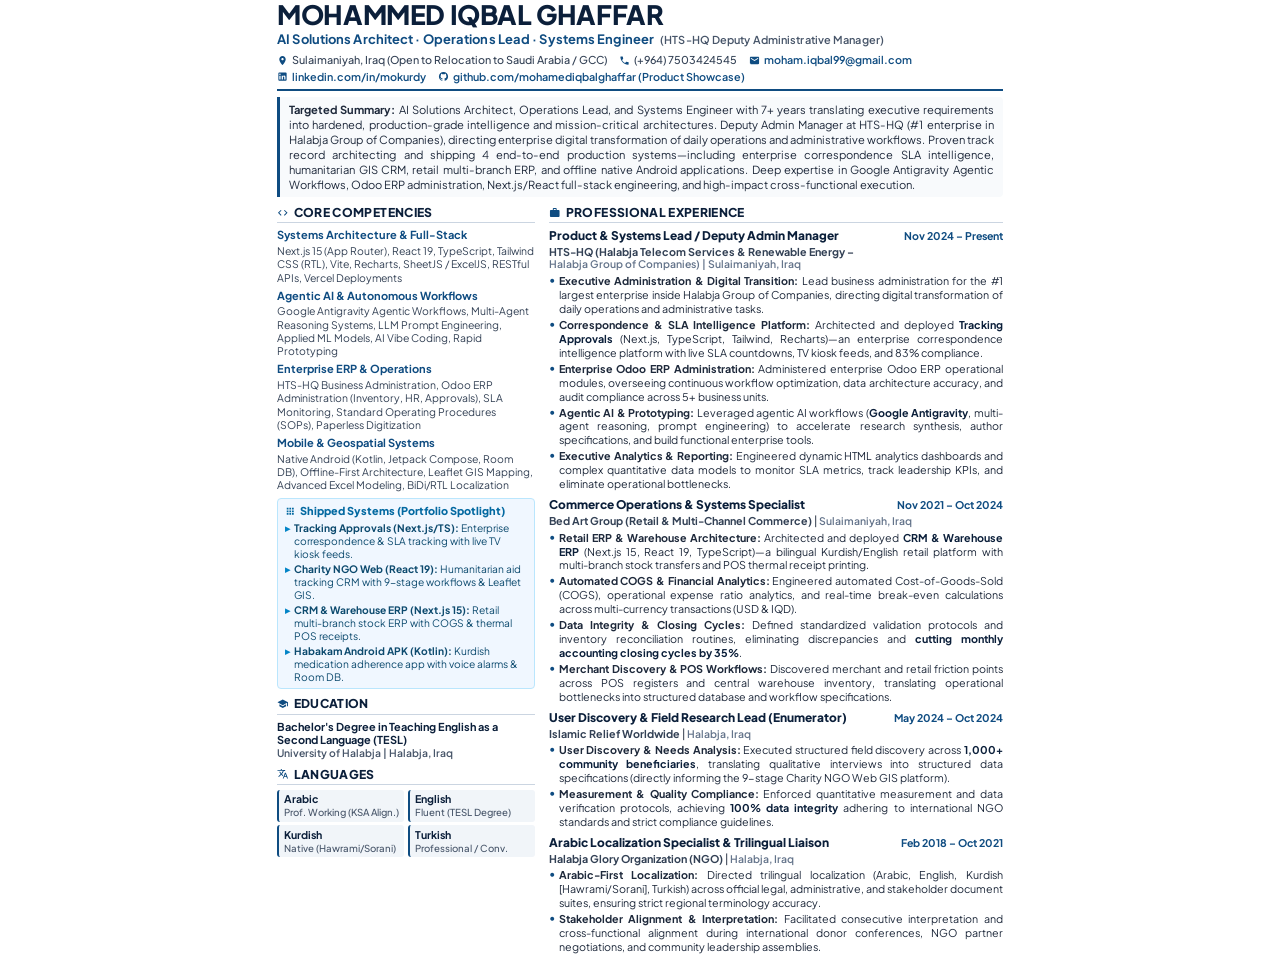
<file: assets/Mohammed_Iqbal_CV.html>
<!DOCTYPE html>
<html lang="en">
<head>
  <meta charset="UTF-8">
  <meta name="viewport" content="width=device-width, initial-scale=1.0">
  <title>Mohammed Iqbal Ghaffar - CV</title>
  <style>
    @import url('https://fonts.googleapis.com/css2?family=Plus+Jakarta+Sans:wght@400;500;600;700;800&display=swap');

    @page {
      size: A4 portrait;
      margin: 7.5mm 9mm 6mm 9mm;
    }

    * {
      box-sizing: border-box;
      margin: 0;
      padding: 0;
    }

    body {
      font-family: 'Plus Jakarta Sans', -apple-system, BlinkMacSystemFont, 'Segoe UI', Roboto, Helvetica, Arial, sans-serif;
      color: #1e293b;
      background-color: #ffffff;
      line-height: 1.32;
      font-size: 8.5pt;
      -webkit-font-smoothing: antialiased;
      -moz-osx-font-smoothing: grayscale;
    }

    .resume-container {
      width: 100%;
      max-width: 192mm;
      margin: 0 auto;
      background: #ffffff;
    }

    /* Header Styling */
    header {
      border-bottom: 2.5px solid #0f4c81;
      padding-bottom: 5px;
      margin-bottom: 6px;
    }

    .header-top {
      display: flex;
      justify-content: space-between;
      align-items: flex-end;
      flex-wrap: wrap;
      gap: 2px;
    }

    .name-title h1 {
      font-size: 20pt;
      font-weight: 800;
      color: #0b1f3a;
      letter-spacing: -0.4px;
      line-height: 1.1;
      margin-bottom: 2px;
    }

    .target-role {
      font-size: 9.7pt;
      font-weight: 700;
      color: #0f4c81;
      letter-spacing: 0.1px;
    }

    .sub-role {
      font-size: 8.2pt;
      font-weight: 600;
      color: #475569;
      margin-left: 4px;
    }

    .contact-bar {
      display: flex;
      flex-direction: column;
      gap: 2.5px;
      margin-top: 4.5px;
      font-size: 8.1pt;
      color: #334155;
      font-weight: 500;
    }

    .contact-row {
      display: flex;
      flex-wrap: wrap;
      align-items: center;
      gap: 12px;
    }

    .contact-item {
      display: inline-flex;
      align-items: center;
      gap: 4px;
      text-decoration: none;
      color: #334155;
    }

    .contact-item a {
      color: #0f4c81;
      text-decoration: none;
      font-weight: 600;
    }

    .contact-item svg {
      width: 11px;
      height: 11px;
      fill: #0f4c81;
      flex-shrink: 0;
    }

    /* Summary Section */
    .summary-section {
      margin-bottom: 7px;
      background: #f8fafc;
      border-left: 3.5px solid #0f4c81;
      padding: 5.5px 9px;
      border-radius: 0 4px 4px 0;
    }

    .summary-text {
      font-size: 8.35pt;
      color: #1e293b;
      line-height: 1.34;
      text-align: justify;
    }

    /* 2-Column Content Grid */
    .content-grid {
      display: grid;
      grid-template-columns: 35.5% 62.5%;
      column-gap: 2%;
    }

    /* Section Headings */
    .section-title {
      font-size: 9.1pt;
      font-weight: 800;
      text-transform: uppercase;
      letter-spacing: 0.35px;
      color: #0b1f3a;
      border-bottom: 1.5px solid #cbd5e1;
      padding-bottom: 2px;
      margin-bottom: 5px;
      display: flex;
      align-items: center;
      gap: 5px;
    }

    .section-title svg {
      width: 11.5px;
      height: 11.5px;
      fill: #0f4c81;
    }

    /* Left Column Elements */
    .sidebar-section {
      margin-bottom: 6px;
    }

    .skill-category {
      margin-bottom: 4.5px;
    }

    .skill-cat-title {
      font-size: 8.3pt;
      font-weight: 700;
      color: #0f4c81;
      margin-bottom: 1px;
    }

    .skill-tags {
      font-size: 7.85pt;
      color: #334155;
      line-height: 1.28;
    }

    /* Deployments Spotlight Box */
    .deployments-box {
      background: #f0f7ff;
      border: 1px solid #bae6fd;
      border-radius: 4px;
      padding: 5px 7px;
      margin-bottom: 6px;
    }

    .deployments-title {
      font-size: 8.15pt;
      font-weight: 800;
      color: #0369a1;
      margin-bottom: 3px;
      display: flex;
      align-items: center;
      gap: 4px;
    }

    .deployments-title svg {
      width: 10.5px;
      height: 10.5px;
      fill: #0369a1;
    }

    .deployment-item {
      font-size: 7.7pt;
      color: #0c4a6e;
      line-height: 1.27;
      margin-bottom: 2px;
      padding-left: 9px;
      position: relative;
    }

    .deployment-item:last-child {
      margin-bottom: 0;
    }

    .deployment-item::before {
      content: "▸";
      position: absolute;
      left: 0;
      color: #0284c7;
      font-weight: 800;
    }

    /* Education Block */
    .edu-block {
      margin-bottom: 1px;
    }

    .edu-degree {
      font-size: 8.2pt;
      font-weight: 700;
      color: #0b1f3a;
      line-height: 1.22;
    }

    .edu-inst {
      font-size: 7.8pt;
      color: #475569;
      font-weight: 600;
    }

    /* Languages Grid */
    .lang-grid {
      display: grid;
      grid-template-columns: 1fr 1fr;
      gap: 3.5px;
    }

    .lang-item {
      background: #f1f5f9;
      padding: 2.5px 5px;
      border-radius: 3px;
      border-left: 2.5px solid #0f4c81;
    }

    .lang-name {
      font-size: 7.95pt;
      font-weight: 700;
      color: #0b1f3a;
    }

    .lang-level {
      font-size: 7.25pt;
      color: #475569;
      font-weight: 500;
    }

    /* Right Column - Professional Experience */
    .exp-item {
      margin-bottom: 6px;
    }

    .exp-item:last-child {
      margin-bottom: 0;
    }

    .exp-header {
      display: flex;
      justify-content: space-between;
      align-items: baseline;
      margin-bottom: 1px;
    }

    .exp-role {
      font-size: 8.95pt;
      font-weight: 800;
      color: #0b1f3a;
    }

    .exp-date {
      font-size: 7.95pt;
      font-weight: 700;
      color: #0f4c81;
      white-space: nowrap;
    }

    .exp-company-block {
      margin-bottom: 2.5px;
      line-height: 1.24;
    }

    .exp-company-name {
      font-size: 8.05pt;
      font-weight: 700;
      color: #334155;
    }

    .exp-location-tag {
      font-size: 7.85pt;
      font-weight: 600;
      color: #64748b;
    }

    .exp-bullets {
      list-style-type: none;
      padding-left: 0;
    }

    .exp-bullets li {
      position: relative;
      padding-left: 9.5px;
      font-size: 8.05pt;
      color: #1e293b;
      margin-bottom: 2px;
      line-height: 1.30;
      text-align: justify;
    }

    .exp-bullets li:last-child {
      margin-bottom: 0;
    }

    .exp-bullets li::before {
      content: "•";
      position: absolute;
      left: 0;
      color: #0f4c81;
      font-size: 9pt;
      line-height: 1;
      top: 0;
    }

    .highlight-metric {
      font-weight: 700;
      color: #0b1f3a;
    }

    @media print {
      body {
        background-color: #ffffff;
        font-size: 8.5pt;
      }
      .resume-container {
        max-width: 100%;
        margin: 0;
        padding: 0;
      }
      .summary-section {
        background-color: #f8fafc !important;
        -webkit-print-color-adjust: exact;
        print-color-adjust: exact;
      }
      .deployments-box {
        background-color: #f0f7ff !important;
        -webkit-print-color-adjust: exact;
        print-color-adjust: exact;
      }
      .lang-item {
        background-color: #f1f5f9 !important;
        -webkit-print-color-adjust: exact;
        print-color-adjust: exact;
      }
      a {
        text-decoration: none;
        color: inherit;
      }
    }
  </style>
</head>
<body>

<div class="resume-container">
  <!-- Header -->
  <header>
    <div class="header-top">
      <div class="name-title">
        <h1>MOHAMMED IQBAL GHAFFAR</h1>
        <div class="target-role">AI Solutions Architect · Operations Lead · Systems Engineer <span class="sub-role">(HTS-HQ Deputy Administrative Manager)</span></div>
      </div>
    </div>
    <div class="contact-bar">
      <div class="contact-row">
        <div class="contact-item">
          <svg viewBox="0 0 24 24"><path d="M12 2C8.13 2 5 5.13 5 9c0 5.25 7 13 7 13s7-7.75 7-13c0-3.87-3.13-7-7-7zm0 9.5c-1.38 0-2.5-1.12-2.5-2.5s1.12-2.5 2.5-2.5 2.5 1.12 2.5 2.5-1.12 2.5-2.5 2.5z"/></svg>
          <span>Sulaimaniyah, Iraq (Open to Relocation to Saudi Arabia / GCC)</span>
        </div>
        <div class="contact-item">
          <svg viewBox="0 0 24 24"><path d="M6.62 10.79c1.44 2.83 3.76 5.14 6.59 6.59l2.2-2.2c.27-.27.67-.36 1.02-.24 1.12.37 2.33.57 3.57.57.55 0 1 .45 1 1V20c0 .55-.45 1-1 1-9.39 0-17-7.61-17-17 0-.55.45-1 1-1h3.5c.55 0 1 .45 1 1 0 1.25.2 2.45.57 3.57.11.35.03.74-.25 1.02l-2.2 2.2z"/></svg>
          <span>(+964) 7503424545</span>
        </div>
        <div class="contact-item">
          <svg viewBox="0 0 24 24"><path d="M20 4H4c-1.1 0-1.99.9-1.99 2L2 18c0 1.1.9 2 2 2h16c1.1 0 2-.9 2-2V6c0-1.1-.9-2-2-2zm0 4l-8 5-8-5V6l8 5 8-5v2z"/></svg>
          <a href="mailto:moham.iqbal99@gmail.com">moham.iqbal99@gmail.com</a>
        </div>
      </div>
      <div class="contact-row">
        <div class="contact-item">
          <svg viewBox="0 0 24 24"><path d="M19 3a2 2 0 0 1 2 2v14a2 2 0 0 1-2 2H5a2 2 0 0 1-2-2V5a2 2 0 0 1 2-2h14m-.5 15.5v-5.3a3.26 3.26 0 0 0-3.26-3.26c-.85 0-1.84.52-2.28 1.3v-1.11h-2.79v8.37h2.79v-4.93c0-.77.62-1.4 1.39-1.4a1.4 1.4 0 0 1 1.4 1.4v4.93h2.75M6.46 8.76a1.64 1.64 0 1 0-.01-3.28 1.64 1.64 0 0 0 .01 3.28M5.07 18.5h2.78v-8.37H5.07v8.37z"/></svg>
          <a href="https://www.linkedin.com/in/mokurdy" target="_blank">linkedin.com/in/mokurdy</a>
        </div>
        <div class="contact-item">
          <svg viewBox="0 0 24 24"><path d="M12 2A10 10 0 0 0 2 12c0 4.42 2.87 8.17 6.84 9.5.5.08.66-.23.66-.5v-1.69c-2.77.6-3.36-1.34-3.36-1.34-.46-1.16-1.11-1.47-1.11-1.47-.91-.62.07-.6.07-.6 1 .07 1.53 1.03 1.53 1.03.87 1.52 2.34 1.07 2.91.83.1-.65.35-1.09.63-1.34-2.22-.25-4.55-1.11-4.55-4.92 0-1.11.38-2 1.03-2.71-.1-.25-.45-1.29.1-2.64 0 0 .84-.27 2.75 1.02.79-.22 1.65-.33 2.5-.33.85 0 1.71.11 2.5.33 1.91-1.29 2.75-1.02 2.75-1.02.55 1.35.2 2.39.1 2.64.65.71 1.03 1.6 1.03 2.71 0 3.82-2.34 4.66-4.57 4.91.36.31.69.92.69 1.85V21c0 .27.16.59.67.5C19.14 20.16 22 16.42 22 12A10 10 0 0 0 12 2z"/></svg>
          <a href="https://github.com/mohamediqbalghaffar" target="_blank">github.com/mohamediqbalghaffar (Product Showcase)</a>
        </div>
      </div>
    </div>
  </header>

  <!-- Targeted Career Summary -->
  <section class="summary-section">
    <p class="summary-text"><strong>Targeted Summary:</strong> AI Solutions Architect, Operations Lead, and Systems Engineer with 7+ years translating executive requirements into hardened, production-grade intelligence and mission-critical architectures. Deputy Admin Manager at HTS-HQ (#1 enterprise in Halabja Group of Companies), directing enterprise digital transformation of daily operations and administrative workflows. Proven track record architecting and shipping 4 end-to-end production systems—including enterprise correspondence SLA intelligence, humanitarian GIS CRM, retail multi-branch ERP, and offline native Android applications. Deep expertise in Google Antigravity Agentic Workflows, Odoo ERP administration, Next.js/React full-stack engineering, and high-impact cross-functional execution.</p>
  </section>

  <!-- Main 2-Column Grid -->
  <div class="content-grid">
    <!-- Left Column: Core Competencies, Key Solutions, Education, Languages -->
    <aside class="sidebar-col">
      <!-- Core Competencies Section -->
      <section class="sidebar-section">
        <h2 class="section-title">
          <svg viewBox="0 0 24 24"><path d="M9.4 16.6L4.8 12l4.6-4.6L8 6l-6 6 6 6 1.4-1.4zm5.2 0l4.6-4.6-4.6-4.6L16 6l6 6-6 6-1.4-1.4z"/></svg>
          Core Competencies
        </h2>

        <div class="skill-category">
          <div class="skill-cat-title">Systems Architecture &amp; Full-Stack</div>
          <div class="skill-tags">Next.js 15 (App Router), React 19, TypeScript, Tailwind CSS (RTL), Vite, Recharts, SheetJS / ExcelJS, RESTful APIs, Vercel Deployments</div>
        </div>

        <div class="skill-category">
          <div class="skill-cat-title">Agentic AI &amp; Autonomous Workflows</div>
          <div class="skill-tags">Google Antigravity Agentic Workflows, Multi-Agent Reasoning Systems, LLM Prompt Engineering, Applied ML Models, AI Vibe Coding, Rapid Prototyping</div>
        </div>

        <div class="skill-category">
          <div class="skill-cat-title">Enterprise ERP &amp; Operations</div>
          <div class="skill-tags">HTS-HQ Business Administration, Odoo ERP Administration (Inventory, HR, Approvals), SLA Monitoring, Standard Operating Procedures (SOPs), Paperless Digitization</div>
        </div>

        <div class="skill-category">
          <div class="skill-cat-title">Mobile &amp; Geospatial Systems</div>
          <div class="skill-tags">Native Android (Kotlin, Jetpack Compose, Room DB), Offline-First Architecture, Leaflet GIS Mapping, Advanced Excel Modeling, BiDi/RTL Localization</div>
        </div>
      </section>

      <!-- Shipped Solutions Spotlight Box -->
      <section class="sidebar-section">
        <div class="deployments-box">
          <div class="deployments-title">
            <svg viewBox="0 0 24 24"><path d="M4 8h4V4H4v4zm6 12h4v-4h-4v4zm-6 0h4v-4H4v4zm0-6h4v-4H4v4zm6 0h4v-4h-4v4zm6-10v4h4V4h-4zm-6 4h4V4h-4v4zm6 6h4v-4h-4v4zm0 6h4v-4h-4v4z"/></svg>
            Shipped Systems (Portfolio Spotlight)
          </div>
          <div class="deployment-item"><strong>Tracking Approvals (Next.js/TS):</strong> Enterprise correspondence &amp; SLA tracking with live TV kiosk feeds.</div>
          <div class="deployment-item"><strong>Charity NGO Web (React 19):</strong> Humanitarian aid tracking CRM with 9-stage workflows &amp; Leaflet GIS.</div>
          <div class="deployment-item"><strong>CRM &amp; Warehouse ERP (Next.js 15):</strong> Retail multi-branch stock ERP with COGS &amp; thermal POS receipts.</div>
          <div class="deployment-item"><strong>Habakam Android APK (Kotlin):</strong> Kurdish medication adherence app with voice alarms &amp; Room DB.</div>
        </div>
      </section>

      <!-- Education -->
      <section class="sidebar-section">
        <h2 class="section-title">
          <svg viewBox="0 0 24 24"><path d="M5 13.18v4L12 21l7-3.82v-4L12 17l-7-3.82zM12 3L1 9l11 6 9-4.91V17h2V9L12 3z"/></svg>
          Education
        </h2>
        <div class="edu-block">
          <div class="edu-degree">Bachelor's Degree in Teaching English as a Second Language (TESL)</div>
          <div class="edu-inst">University of Halabja | Halabja, Iraq</div>
        </div>
      </section>

      <!-- Languages -->
      <section class="sidebar-section">
        <h2 class="section-title">
          <svg viewBox="0 0 24 24"><path d="M12.87 15.07l-2.54-2.51.03-.03c1.74-1.94 2.98-4.17 3.71-6.53H17V4h-7V2H8v2H1v1.99h11.17C11.5 7.92 10.44 9.75 9 11.35 8.07 10.32 7.3 9.19 6.69 8h-2c.73 1.63 1.73 3.17 2.98 4.56l-5.09 5.02L4 19l5-5 3.11 3.11.76-2.04zM18.5 10h-2L12 22h2l1.12-3h4.75L21 22h2l-4.5-12zm-2.62 7l1.62-4.33L19.12 17h-3.24z"/></svg>
          Languages
        </h2>
        <div class="lang-grid">
          <div class="lang-item">
            <div class="lang-name">Arabic</div>
            <div class="lang-level">Prof. Working (KSA Align.)</div>
          </div>
          <div class="lang-item">
            <div class="lang-name">English</div>
            <div class="lang-level">Fluent (TESL Degree)</div>
          </div>
          <div class="lang-item">
            <div class="lang-name">Kurdish</div>
            <div class="lang-level">Native (Hawrami/Sorani)</div>
          </div>
          <div class="lang-item">
            <div class="lang-name">Turkish</div>
            <div class="lang-level">Professional / Conv.</div>
          </div>
        </div>
      </section>
    </aside>

    <!-- Right Column: Professional Experience -->
    <main class="main-col">
      <section>
        <h2 class="section-title">
          <svg viewBox="0 0 24 24"><path d="M20 6h-4V4c0-1.11-.89-2-2-2h-4c-1.11 0-2 .89-2 2v2H4c-1.11 0-1.99.89-1.99 2L2 19c0 1.11.89 2 2 2h16c1.11 0 2-.89 2-2V8c0-1.11-.89-2-2-2zm-6 0h-4V4h4v2z"/></svg>
          Professional Experience
        </h2>

        <!-- Role 1: HTS-HQ -->
        <article class="exp-item">
          <div class="exp-header">
            <div class="exp-role">Product &amp; Systems Lead / Deputy Admin Manager</div>
            <div class="exp-date">Nov 2024 – Present</div>
          </div>
          <div class="exp-company-block">
            <div class="exp-company-name">HTS-HQ (Halabja Telecom Services &amp; Renewable Energy –</div>
            <div class="exp-location-tag">Halabja Group of Companies) | Sulaimaniyah, Iraq</div>
          </div>
          <ul class="exp-bullets">
            <li><strong>Executive Administration &amp; Digital Transition:</strong> Lead business administration for the #1 largest enterprise inside Halabja Group of Companies, directing digital transformation of daily operations and administrative tasks.</li>
            <li><strong>Correspondence &amp; SLA Intelligence Platform:</strong> Architected and deployed <span class="highlight-metric">Tracking Approvals</span> (Next.js, TypeScript, Tailwind, Recharts)—an enterprise correspondence intelligence platform with live SLA countdowns, TV kiosk feeds, and 83% compliance.</li>
            <li><strong>Enterprise Odoo ERP Administration:</strong> Administered enterprise Odoo ERP operational modules, overseeing continuous workflow optimization, data architecture accuracy, and audit compliance across 5+ business units.</li>
            <li><strong>Agentic AI &amp; Prototyping:</strong> Leveraged agentic AI workflows (<span class="highlight-metric">Google Antigravity</span>, multi-agent reasoning, prompt engineering) to accelerate research synthesis, author specifications, and build functional enterprise tools.</li>
            <li><strong>Executive Analytics &amp; Reporting:</strong> Engineered dynamic HTML analytics dashboards and complex quantitative data models to monitor SLA metrics, track leadership KPIs, and eliminate operational bottlenecks.</li>
          </ul>
        </article>

        <!-- Role 2: Bed Art Group -->
        <article class="exp-item">
          <div class="exp-header">
            <div class="exp-role">Commerce Operations &amp; Systems Specialist</div>
            <div class="exp-date">Nov 2021 – Oct 2024</div>
          </div>
          <div class="exp-company-block">
            <span class="exp-company-name">Bed Art Group (Retail &amp; Multi-Channel Commerce)</span> | <span class="exp-location-tag">Sulaimaniyah, Iraq</span>
          </div>
          <ul class="exp-bullets">
            <li><strong>Retail ERP &amp; Warehouse Architecture:</strong> Architected and deployed <span class="highlight-metric">CRM &amp; Warehouse ERP</span> (Next.js 15, React 19, TypeScript)—a bilingual Kurdish/English retail platform with multi-branch stock transfers and POS thermal receipt printing.</li>
            <li><strong>Automated COGS &amp; Financial Analytics:</strong> Engineered automated Cost-of-Goods-Sold (COGS), operational expense ratio analytics, and real-time break-even calculations across multi-currency transactions (USD &amp; IQD).</li>
            <li><strong>Data Integrity &amp; Closing Cycles:</strong> Defined standardized validation protocols and inventory reconciliation routines, eliminating discrepancies and <span class="highlight-metric">cutting monthly accounting closing cycles by 35%</span>.</li>
            <li><strong>Merchant Discovery &amp; POS Workflows:</strong> Discovered merchant and retail friction points across POS registers and central warehouse inventory, translating operational bottlenecks into structured database and workflow specifications.</li>
          </ul>
        </article>

        <!-- Role 3: Islamic Relief Worldwide -->
        <article class="exp-item">
          <div class="exp-header">
            <div class="exp-role">User Discovery &amp; Field Research Lead (Enumerator)</div>
            <div class="exp-date">May 2024 – Oct 2024</div>
          </div>
          <div class="exp-company-block">
            <span class="exp-company-name">Islamic Relief Worldwide</span> | <span class="exp-location-tag">Halabja, Iraq</span>
          </div>
          <ul class="exp-bullets">
            <li><strong>User Discovery &amp; Needs Analysis:</strong> Executed structured field discovery across <span class="highlight-metric">1,000+ community beneficiaries</span>, translating qualitative interviews into structured data specifications (directly informing the 9-stage Charity NGO Web GIS platform).</li>
            <li><strong>Measurement &amp; Quality Compliance:</strong> Enforced quantitative measurement and data verification protocols, achieving <span class="highlight-metric">100% data integrity</span> adhering to international NGO standards and strict compliance guidelines.</li>
          </ul>
        </article>

        <!-- Role 4: Halabja Glory Organization -->
        <article class="exp-item">
          <div class="exp-header">
            <div class="exp-role">Arabic Localization Specialist &amp; Trilingual Liaison</div>
            <div class="exp-date">Feb 2018 – Oct 2021</div>
          </div>
          <div class="exp-company-block">
            <span class="exp-company-name">Halabja Glory Organization (NGO)</span> | <span class="exp-location-tag">Halabja, Iraq</span>
          </div>
          <ul class="exp-bullets">
            <li><strong>Arabic-First Localization:</strong> Directed trilingual localization (Arabic, English, Kurdish [Hawrami/Sorani], Turkish) across official legal, administrative, and stakeholder document suites, ensuring strict regional terminology accuracy.</li>
            <li><strong>Stakeholder Alignment &amp; Interpretation:</strong> Facilitated consecutive interpretation and cross-functional alignment during international donor conferences, NGO partner negotiations, and community leadership assemblies.</li>
          </ul>
        </article>
      </section>
    </main>
  </div>
</div>

</body>
</html>
</file>
